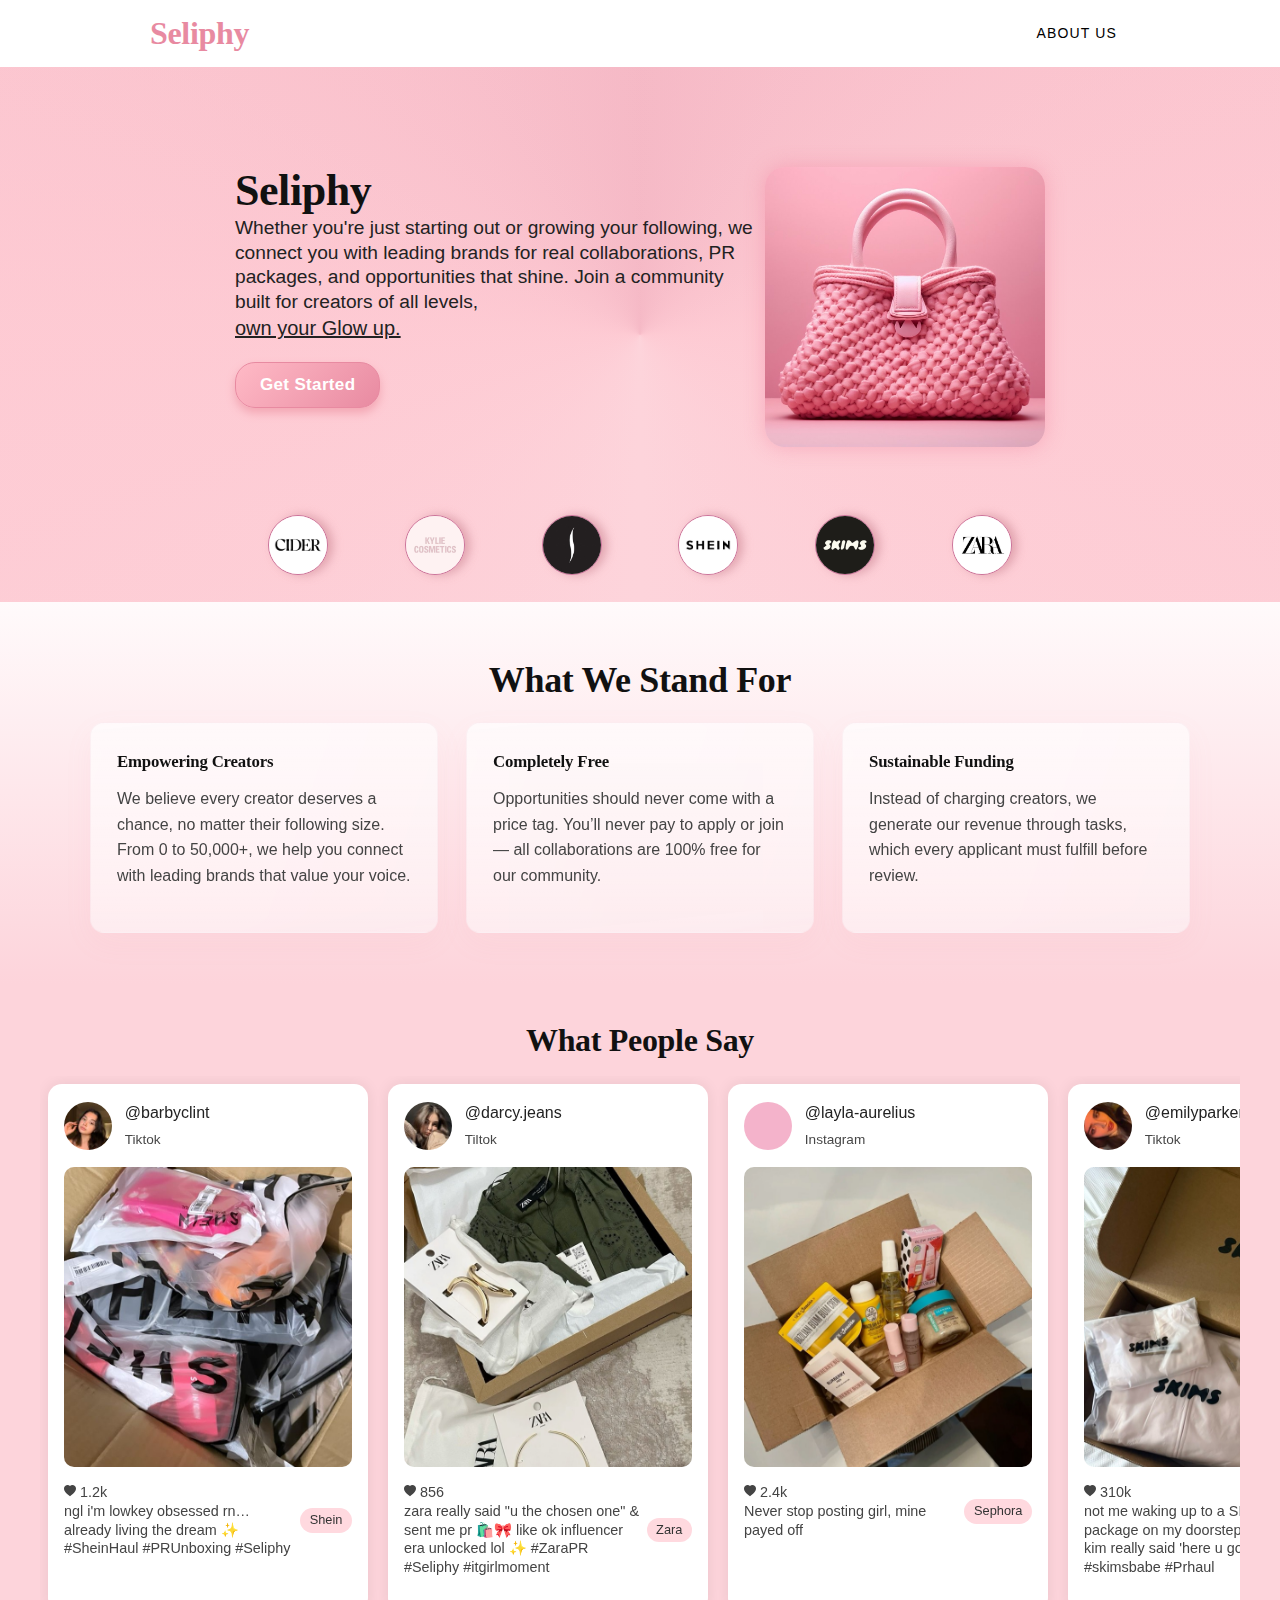
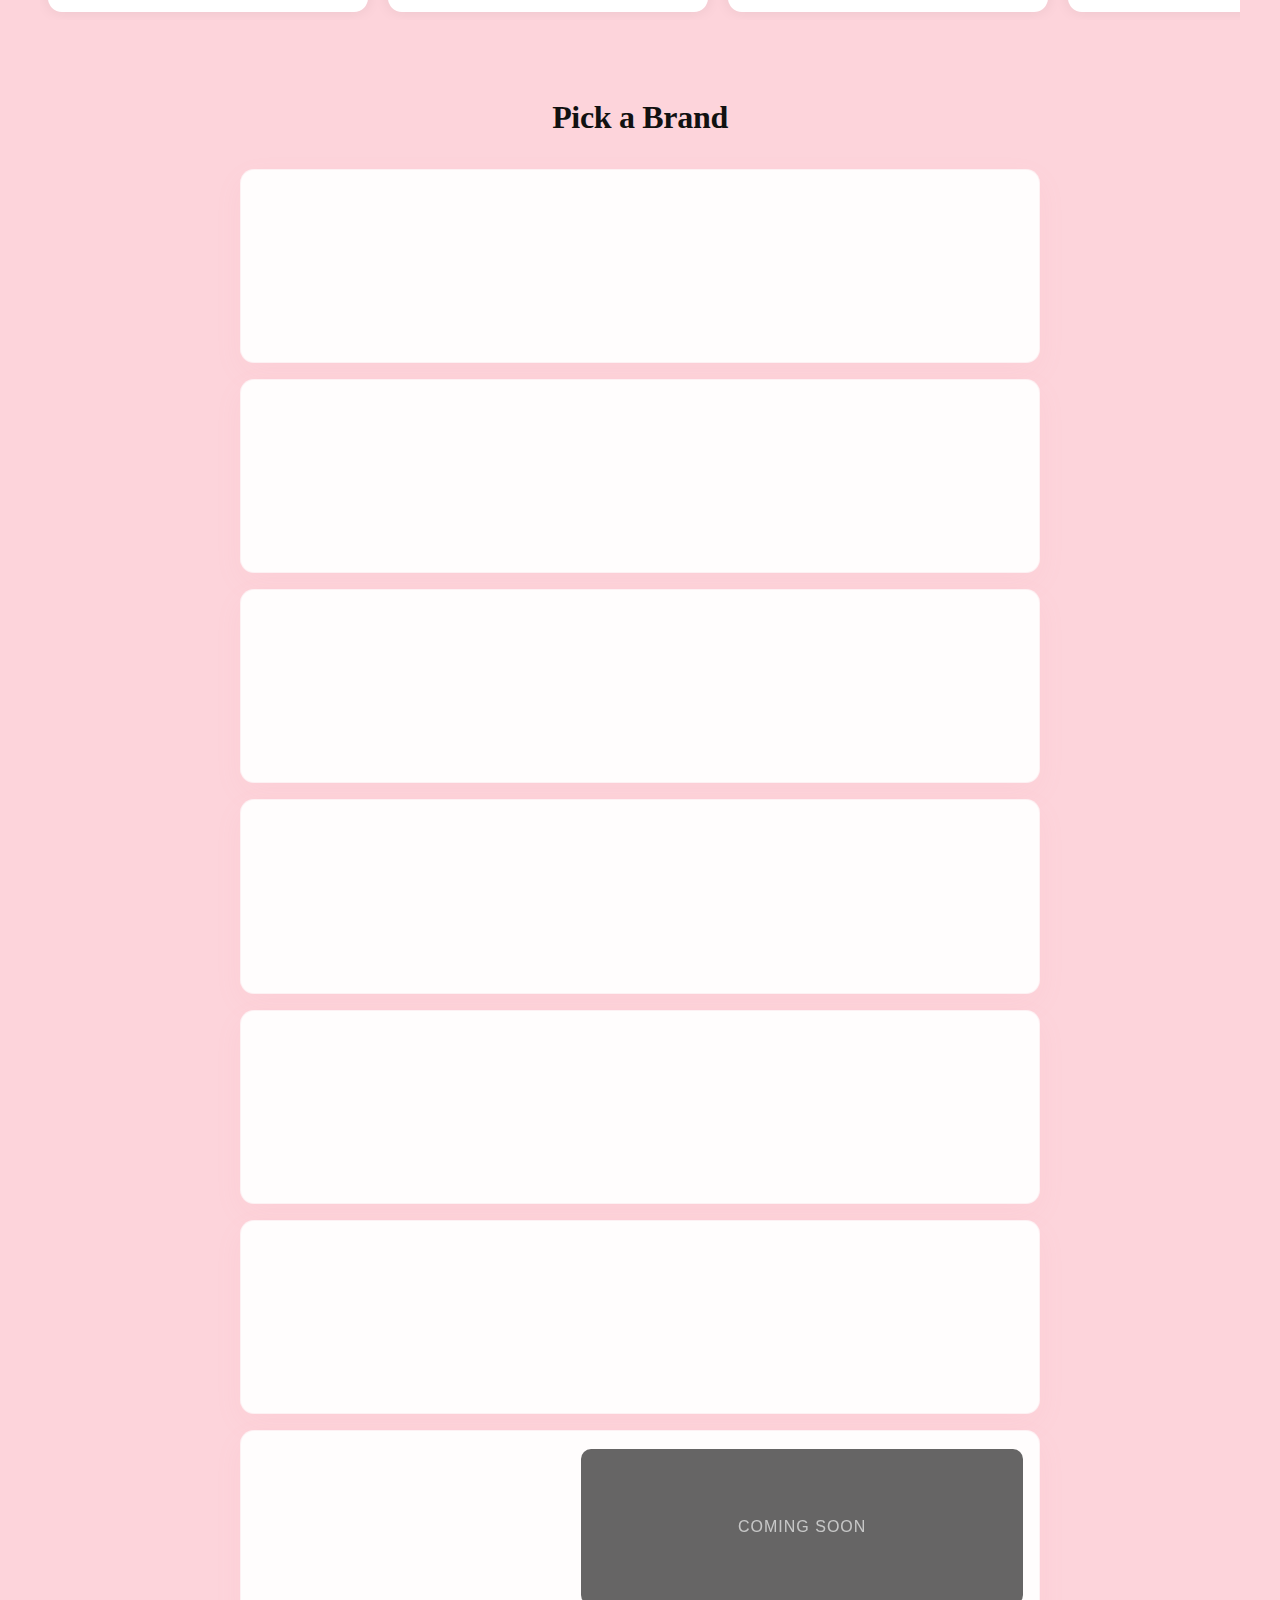
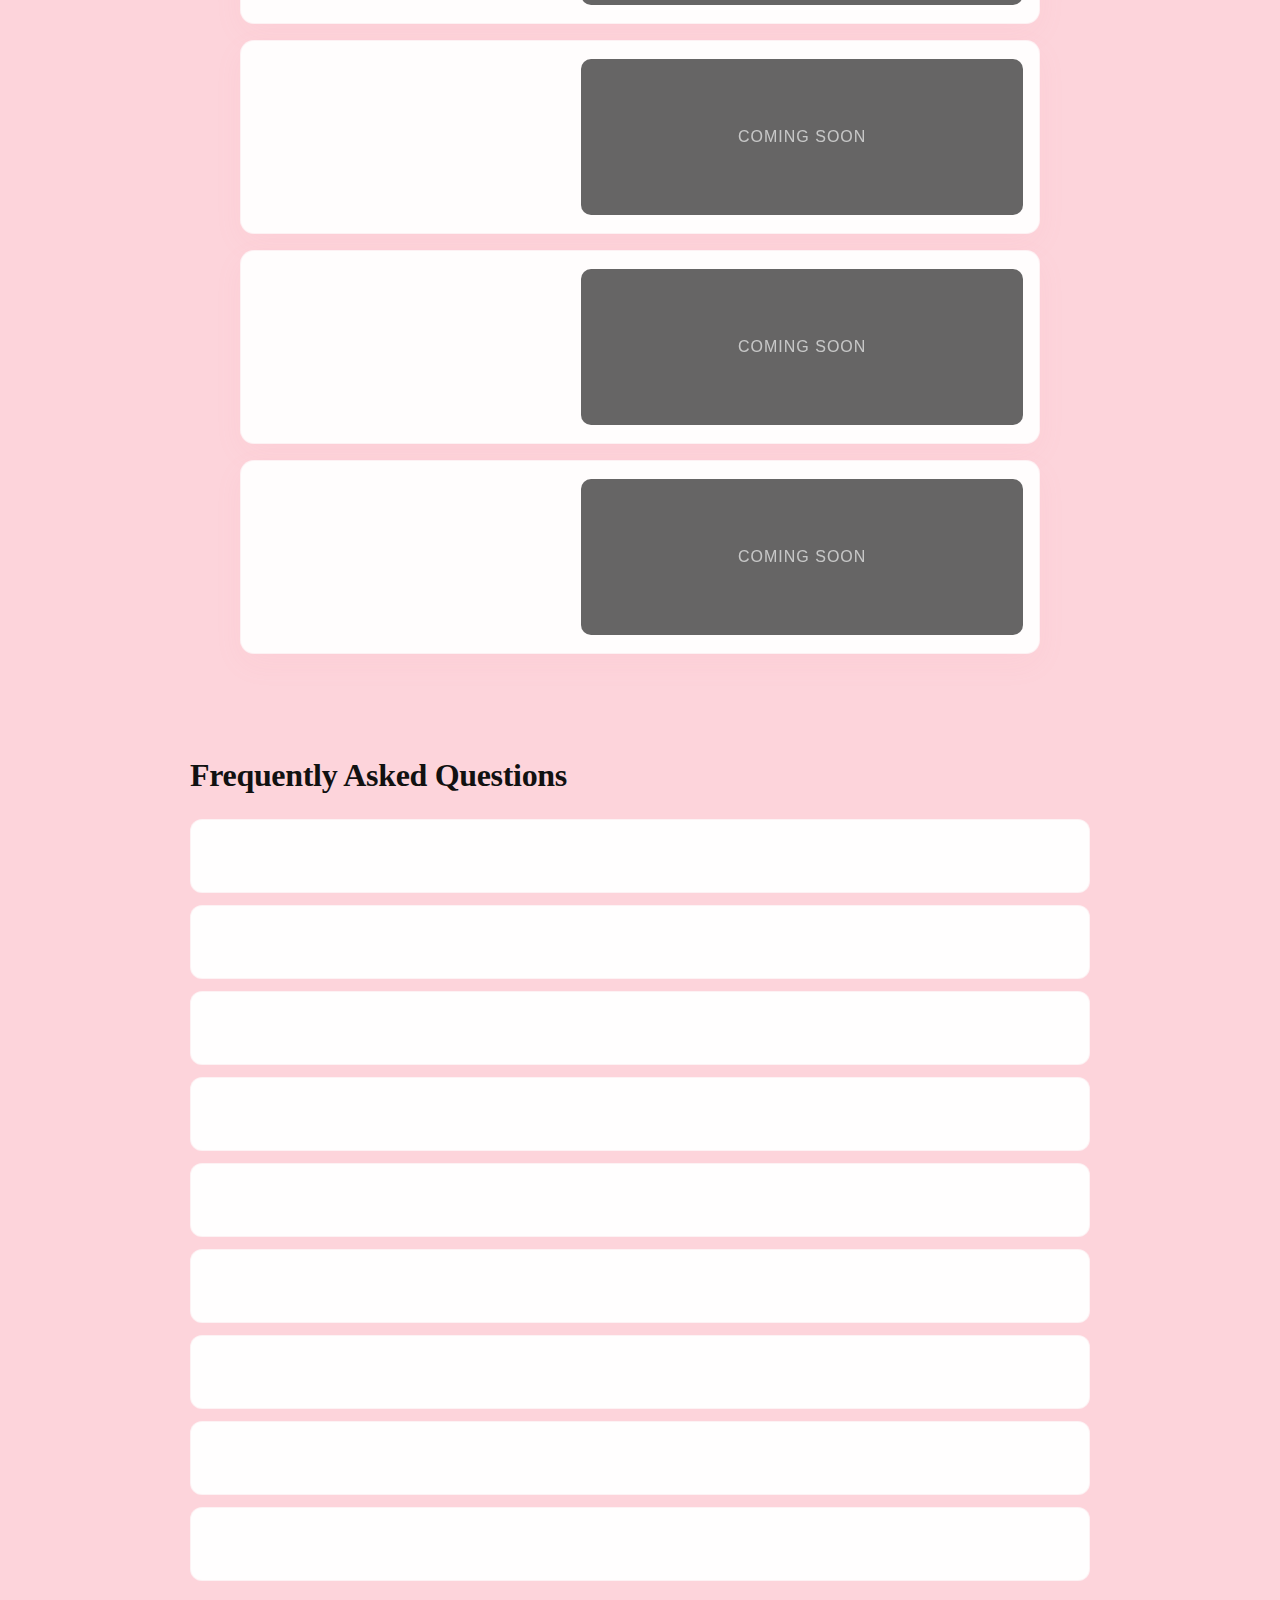
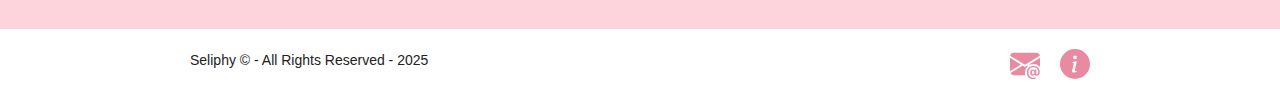
<file: index.html>
<!DOCTYPE html>
<html lang="en">
<head>
    <meta charset="UTF-8">
    <meta name="viewport" content="width=device-width, initial-scale=1.0">
    <meta name="description" content="Apply to fashion and beauty brands including Sephora, Shein, Skims, Kylie Cosmetics, and more. Complete simple deals to qualify and start receiving free packages as an influencer." />
    <meta property="og:title" content="Seliphy Brand Deals">
    <meta property="og:description" content="Apply to brands for free PR. Complete simple deals and start receiving packages as an influencer.">
    <meta property="og:image" content="./images/hero.jpg">

    <meta name="twitter:card" content="summary_large_image">
    <meta name="twitter:title" content="Seliphy Brand Deals">
    <meta name="twitter:description" content="Apply to brands for free PR. Complete simple deals and start receiving packages as an influencer.">
    <meta name="twitter:image" content="./images/favicon.PNG">

    <link rel="icon" href="./images/favicon.PNG" type="image/PNG">
    <meta name="theme-color" content="#fff">


    <meta property="og:type" content="website">
    <title>Brand Deals for Influencers | PR Packages 2025</title>
    <link rel="stylesheet" href="./styles.css">
</head>
<body>

    <header class="header-wrapper">
        <div class="primary-header">

            <div class="logo">
                <h2>Seliphy</h2>
            </div>

            <nav class="nav">
                <ul>
                    <li> <a href="./about.html">About Us</a> </li>
                </ul>
            </nav>

        </div>
    </header>

    <main>

        <!-- ==================== HERO SECTION ==================== -->
        <section class="hero-container">
            <div class="hero">

                <div class="hero-top">

                    <div class="hero-txt">
                        <span>
                            <h1>Seliphy</h1>
                        </span>

                        <p class="text">Whether you're just starting out or growing your following, we connect you with leading brands for real collaborations, PR packages, and opportunities that shine. Join a community built for creators of all levels,<br><span>own your Glow up.</span></p>

                        <button id="scrollBtn" class="">Get Started</button>

                    </div>

                    <div class="hero-img"><img src="./images/hero.jpg" alt="Hero Bag image"></div>

                </div>

                <div class="brands">
                    <ul>
                        <li><img src="./images/cider.PNG" alt="Cider Icon"></li>
                        <li><img src="./images/Kylie.JPG" alt="Kylie Icon"></li>
                        <li><img src="./images/sephora.JPG" alt="Sephora Icon"></li>
                        <li><img src="./images/shein.PNG" alt="Shein Icon"></li>
                        <li><img src="./images/skims.JPG" alt="Skims Icon"></li>
                        <li><img src="./images/zara.JPG" alt="Zara Icon"></li>
                    </ul>
                </div>

            </div>


        </section>

        <!-- =================== VALUES SECTION =================== -->
        <section class="values-section">
            <div class="values-container">
                <h2 class="section-title">What We Stand For</h2>
                <div class="values-cards">

                    <!-- Card 1 -->
                    <div class="value-card">
                        <h3>Empowering Creators</h3>
                        <p>We believe every creator deserves a chance, no matter their following size. From 0 to 50,000+, we
                            help you connect with leading brands that value your voice.</p>
                    </div>

                    <!-- Card 2 -->
                    <div class="value-card">
                        <h3>Completely Free</h3>
                        <p>Opportunities should never come with a price tag. You’ll never pay to apply or join — all
                            collaborations are 100% free for our community.</p>
                    </div>

                    <!-- Card 3 -->
                    <div class="value-card">
                        <h3>Sustainable Funding</h3>
                        <p>Instead of charging creators, we generate our revenue through tasks, which every applicant must
                            fulfill before review.</p>
                    </div>

                </div>
            </div>
        </section>

        <!-- =============== TESTIMONIALS CAROUSEL =============== -->
        <section class="testimonials-carousel">
            <h2>What People Say</h2>
            <div class="testimonials-viewport">
                <div class="testimonials-track">

                    <!-- Card 1 -->
                    <div class="testimonial-card">
                        <div class="card-profile">
                            <img src="./images/avtr-1.JPG" alt="User 1 profile picture">
                            <div>
                                <h4>@barbyclint</h4>
                                <span>Tiktok</span>
                            </div>
                        </div>
                        <div class="card-post">
                            <img src="./images/post1.JPG" alt="User Shein package post" loading="lazy">
                        </div>
                        <div class="card-meta">
                            <span>
                                <svg xmlns="http://www.w3.org/2000/svg" width="12" height="12" fill="currentColor" class="bi bi-heart-fill"
                                    viewBox="0 0 16 16">
                                    <path fill-rule="evenodd" d="M8 1.314C12.438-3.248 23.534 4.735 8 15-7.534 4.736 3.562-3.248 8 1.314" />
                                </svg>
                                1.2k<br>ngl i'm lowkey obsessed rn… already living the dream ✨ #SheinHaul #PRUnboxing #Seliphy</span>
                            <span class="offer-tag">Shein</span>
                        </div>
                    </div>

                    <!-- Card 2 -->
                    <div class="testimonial-card">
                        <div class="card-profile">
                            <img src="./images/avtr-2.JPG" alt="User 2 profile picture">
                            <div>
                                <h4>@darcy.jeans</h4>
                                <span>Tiltok</span>
                            </div>
                        </div>
                        <div class="card-post">
                            <img src="./images/post2.JPG" alt="User Zara package post" loading="lazy">
                        </div>
                        <div class="card-meta">
                            <span>
                                <svg xmlns="http://www.w3.org/2000/svg" width="12" height="12" fill="currentColor" class="bi bi-heart-fill"
                                    viewBox="0 0 16 16">
                                    <path fill-rule="evenodd" d="M8 1.314C12.438-3.248 23.534 4.735 8 15-7.534 4.736 3.562-3.248 8 1.314" />
                                </svg>
                                856<br>zara really said "u the chosen one" & sent me pr 🛍️🎀 like ok influencer era unlocked lol ✨ #ZaraPR #Seliphy #itgirlmoment</span>
                            <span class="offer-tag">Zara</span>
                        </div>
                    </div>

                    <!-- Card 3 -->
                    <div class="testimonial-card">
                        <div class="card-profile">
                            <img src="./images/avtr-3.JPG" alt="User 3 profile picture">
                            <div>
                                <h4>@layla-aurelius</h4>
                                <span>Instagram</span>
                            </div>
                        </div>
                        <div class="card-post">
                            <img src="./images/post3.JPG" alt="User Sephora package post" loading="lazy">
                        </div>
                        <div class="card-meta">
                            <span>
                                <svg xmlns="http://www.w3.org/2000/svg" width="12" height="12" fill="currentColor" class="bi bi-heart-fill"
                                    viewBox="0 0 16 16">
                                    <path fill-rule="evenodd" d="M8 1.314C12.438-3.248 23.534 4.735 8 15-7.534 4.736 3.562-3.248 8 1.314" />
                                </svg>
                                2.4k<br>Never stop posting girl, mine payed off</span>
                            <span class="offer-tag">Sephora</span>
                        </div>
                    </div>

                    <!-- Card 4 -->
                    <div class="testimonial-card">
                        <div class="card-profile">
                            <img src="./images/avtr-4.JPG" alt="User 4 profile picture">
                            <div>
                                <h4>@emilyparker90</h4>
                                <span>Tiktok</span>
                            </div>
                        </div>
                        <div class="card-post">
                            <img src="./images/post4.JPG" alt="User Skims package 2 post" loading="lazy">
                        </div>
                        <div class="card-meta">
                            <span>
                                <svg xmlns="http://www.w3.org/2000/svg" width="12" height="12" fill="currentColor" class="bi bi-heart-fill"
                                    viewBox="0 0 16 16">
                                    <path fill-rule="evenodd" d="M8 1.314C12.438-3.248 23.534 4.735 8 15-7.534 4.736 3.562-3.248 8 1.314" />
                                </svg>
                                310k<br>not me waking up to a SKIMS package on my doorstep 😭💖 like kim really said 'here u go bestie' lol. #skimsbabe #Prhaul</span>
                            <span class="offer-tag">Skims</span>
                        </div>
                    </div>

                    <!-- Card 5 -->
                    <div class="testimonial-card">
                        <div class="card-profile">
                            <img src="./images/avtr-5.JPG" alt="User 5 profile picture">
                            <div>
                                <h4>@hazely139</h4>
                                <span>Twitter</span>
                            </div>
                        </div>
                        <div class="card-post">
                            <img src="./images/post5.JPG" alt="User Sephora Twitter post" loading="lazy">
                        </div>
                        <div class="card-meta">
                            <span>
                                <svg xmlns="http://www.w3.org/2000/svg" width="12" height="12" fill="currentColor" class="bi bi-heart-fill"
                                    viewBox="0 0 16 16">
                                    <path fill-rule="evenodd" d="M8 1.314C12.438-3.248 23.534 4.735 8 15-7.534 4.736 3.562-3.248 8 1.314" />
                                </svg>
                                10k<br>just came back from work to find a SEPHORA box 👜💄 im so damn exsited. y'all said this hack was fake but look at me now 🤭✨ #SephoraPR #Seliphypr</span>
                            <span class="offer-tag">Sephora</span>
                        </div>
                    </div>

                    <!-- Card 6 -->
                    <div class="testimonial-card">
                        <div class="card-profile">
                            <img src="./images/avtr-6.JPG" alt="User 6 profile picture">
                            <div>
                                <h4>@beth34</h4>
                                <span>Instagram</span>
                            </div>
                        </div>
                        <div class="card-post">
                            <img src="./images/post6.JPG" alt="User Shein package post" loading="lazy">
                        </div>
                        <div class="card-meta">
                            <span>
                                <svg xmlns="http://www.w3.org/2000/svg" width="12" height="12" fill="currentColor" class="bi bi-heart-fill"
                                    viewBox="0 0 16 16">
                                    <path fill-rule="evenodd" d="M8 1.314C12.438-3.248 23.534 4.735 8 15-7.534 4.736 3.562-3.248 8 1.314" />
                                </svg>
                                234<br>y'all… i been tryna do that free pr thing & guess what showed up today?? 😭📦 #HorGirlEra</span>
                            <span class="offer-tag">Shein</span>
                        </div>
                    </div>

                    <!-- Card 7 -->
                    <div class="testimonial-card">
                        <div class="card-profile">
                            <img src="./images/avtr-7.JPG" alt="User 7 profile picture">
                            <div>
                                <h4>@carly.browm</h4>
                                <span>Tiktok</span>
                            </div>
                        </div>
                        <div class="card-post">
                            <img src="./images/post7.JPG" alt="User Kylie Cosmetics package post" loading="lazy">
                        </div>
                        <div class="card-meta">
                            <span>
                                <svg xmlns="http://www.w3.org/2000/svg" width="12" height="12" fill="currentColor" class="bi bi-heart-fill"
                                    viewBox="0 0 16 16">
                                    <path fill-rule="evenodd" d="M8 1.314C12.438-3.248 23.534 4.735 8 15-7.534 4.736 3.562-3.248 8 1.314" />
                                </svg>
                                36.5k<br>never thought this day would come, time to up my game!</span>
                            <span class="offer-tag">Kyle</span>
                        </div>
                    </div>

                    <!-- Card 8 -->
                    <div class="testimonial-card">
                        <div class="card-profile">
                            <img src="./images/avtr-8.JPG" alt="User 8 profile picture">
                            <div>
                                <h4>@sittyb</h4>
                                <span>Twitter</span>
                            </div>
                        </div>
                        <div class="card-post">
                            <img src="./images/post8.JPG" alt="User Rhode package post" loading="lazy">
                        </div>
                        <div class="card-meta">
                            <span>
                                <svg xmlns="http://www.w3.org/2000/svg" width="12" height="12" fill="currentColor" class="bi bi-heart-fill"
                                    viewBox="0 0 16 16">
                                    <path fill-rule="evenodd" d="M8 1.314C12.438-3.248 23.534 4.735 8 15-7.534 4.736 3.562-3.248 8 1.314" />
                                </svg>
                                3.2k<br>no bc i was this close to giving up on this pr hack & then boom… a Rhode package?? This isint real 😮‍💨 #Seliphypr</span>
                            <span class="offer-tag">Rhode</span>
                        </div>
                    </div>


                </div>
            </div>
        </section>

        <!-- =================== OFFER SECTION =================== -->
        <section class="applications-section" id="apply">
            <div class="applications-container">
                <h1>Pick a Brand</h1>
                <!-- Card 1 -->
                <div class="application-card">
                    <div class="app-left">
                        <img src="./images/sephora.JPG" alt="Sephora Logo" loading="lazy">
                    </div>
                    <div class="app-right">
                        <h3>SEPHORA</h3>
                        <ul>
                            <li>Minimum 200 followers</li>
                            <li>Eligible regions Only</li>
                            <li>
                                <svg 
                                    xmlns="http://www.w3.org/2000/svg" width="16"          height="16" fill="currentColor" class="bi bi-tiktok" viewBox="0 0 16 16">
                                    <path d="M9 0h1.98c.144.715.54 1.617 1.235 2.512C12.895 3.389 13.797 4 15 4v2c-1.753 0-3.07-.814-4-1.829V11a5 5 0 1 1-5-5v2a3 3 0 1 0 3 3z"/>
                                </svg>

                                <svg 
                                    xmlns="http://www.w3.org/2000/svg" width="16" height="16" fill="currentColor" class="bi bi-instagram" viewBox="0 0 16 16">
                                  <path d="M8 0C5.829 0 5.556.01 4.703.048 3.85.088 3.269.222 2.76.42a3.9 3.9 0 0 0-1.417.923A3.9 3.9 0 0 0 .42 2.76C.222 3.268.087 3.85.048 4.7.01 5.555 0 5.827 0 8.001c0 2.172.01 2.444.048 3.297.04.852.174 1.433.372 1.942.205.526.478.972.923 1.417.444.445.89.719 1.416.923.51.198 1.09.333 1.942.372C5.555 15.99 5.827 16 8 16s2.444-.01 3.298-.048c.851-.04 1.434-.174 1.943-.372a3.9 3.9 0 0 0 1.416-.923c.445-.445.718-.891.923-1.417.197-.509.332-1.09.372-1.942C15.99 10.445 16 10.173 16 8s-.01-2.445-.048-3.299c-.04-.851-.175-1.433-.372-1.941a3.9 3.9 0 0 0-.923-1.417A3.9 3.9 0 0 0 13.24.42c-.51-.198-1.092-.333-1.943-.372C10.443.01 10.172 0 7.998 0zm-.717 1.442h.718c2.136 0 2.389.007 3.232.046.78.035 1.204.166 1.486.275.373.145.64.319.92.599s.453.546.598.92c.11.281.24.705.275 1.485.039.843.047 1.096.047 3.231s-.008 2.389-.047 3.232c-.035.78-.166 1.203-.275 1.485a2.5 2.5 0 0 1-.599.919c-.28.28-.546.453-.92.598-.28.11-.704.24-1.485.276-.843.038-1.096.047-3.232.047s-2.39-.009-3.233-.047c-.78-.036-1.203-.166-1.485-.276a2.5 2.5 0 0 1-.92-.598 2.5 2.5 0 0 1-.6-.92c-.109-.281-.24-.705-.275-1.485-.038-.843-.046-1.096-.046-3.233s.008-2.388.046-3.231c.036-.78.166-1.204.276-1.486.145-.373.319-.64.599-.92s.546-.453.92-.598c.282-.11.705-.24 1.485-.276.738-.034 1.024-.044 2.515-.045zm4.988 1.328a.96.96 0 1 0 0 1.92.96.96 0 0 0 0-1.92m-4.27 1.122a4.109 4.109 0 1 0 0 8.217 4.109 4.109 0 0 0 0-8.217m0 1.441a2.667 2.667 0 1 1 0 5.334 2.667 2.667 0 0 1 0-5.334"/>
                                </svg>

                                <svg 
                                    xmlns="http://www.w3.org/2000/svg" width="16" height="16" fill="currentColor" class="bi bi-twitter-x" viewBox="0 0 16 16">
                                  <path d="M12.6.75h2.454l-5.36 6.142L16 15.25h-4.937l-3.867-5.07-4.425 5.07H.316l5.733-6.57L0 .75h5.063l3.495 4.633L12.601.75Zm-.86 13.028h1.36L4.323 2.145H2.865z"/>
                                </svg>


                            </li>
                        </ul>
                        <button class="apply-btn" data-redirect="http://bit.ly/466REOj">Apply</button>

                    </div>
                </div>

                <!-- Card 2 -->
                <div class="application-card">
                    <div class="app-left">
                        <img src="./images/shein.PNG" alt="Shein Logo" loading="lazy">
                    </div>
                    <div class="app-right">
                        <h3>SHEIN</h3>
                        <ul>
                            <li>Minimum 200 followers</li>
                            <li>Eligible regions Only</li>
                            <li>

                                <svg 
                                    xmlns="http://www.w3.org/2000/svg" width="16"          height="16" fill="currentColor" class="bi bi-tiktok" viewBox="0 0 16 16">
                                    <path d="M9 0h1.98c.144.715.54 1.617 1.235 2.512C12.895 3.389 13.797 4 15 4v2c-1.753 0-3.07-.814-4-1.829V11a5 5 0 1 1-5-5v2a3 3 0 1 0 3 3z"/>
                                </svg>

                                <svg 
                                    xmlns="http://www.w3.org/2000/svg" width="16" height="16" fill="currentColor" class="bi bi-instagram" viewBox="0 0 16 16">
                                  <path d="M8 0C5.829 0 5.556.01 4.703.048 3.85.088 3.269.222 2.76.42a3.9 3.9 0 0 0-1.417.923A3.9 3.9 0 0 0 .42 2.76C.222 3.268.087 3.85.048 4.7.01 5.555 0 5.827 0 8.001c0 2.172.01 2.444.048 3.297.04.852.174 1.433.372 1.942.205.526.478.972.923 1.417.444.445.89.719 1.416.923.51.198 1.09.333 1.942.372C5.555 15.99 5.827 16 8 16s2.444-.01 3.298-.048c.851-.04 1.434-.174 1.943-.372a3.9 3.9 0 0 0 1.416-.923c.445-.445.718-.891.923-1.417.197-.509.332-1.09.372-1.942C15.99 10.445 16 10.173 16 8s-.01-2.445-.048-3.299c-.04-.851-.175-1.433-.372-1.941a3.9 3.9 0 0 0-.923-1.417A3.9 3.9 0 0 0 13.24.42c-.51-.198-1.092-.333-1.943-.372C10.443.01 10.172 0 7.998 0zm-.717 1.442h.718c2.136 0 2.389.007 3.232.046.78.035 1.204.166 1.486.275.373.145.64.319.92.599s.453.546.598.92c.11.281.24.705.275 1.485.039.843.047 1.096.047 3.231s-.008 2.389-.047 3.232c-.035.78-.166 1.203-.275 1.485a2.5 2.5 0 0 1-.599.919c-.28.28-.546.453-.92.598-.28.11-.704.24-1.485.276-.843.038-1.096.047-3.232.047s-2.39-.009-3.233-.047c-.78-.036-1.203-.166-1.485-.276a2.5 2.5 0 0 1-.92-.598 2.5 2.5 0 0 1-.6-.92c-.109-.281-.24-.705-.275-1.485-.038-.843-.046-1.096-.046-3.233s.008-2.388.046-3.231c.036-.78.166-1.204.276-1.486.145-.373.319-.64.599-.92s.546-.453.92-.598c.282-.11.705-.24 1.485-.276.738-.034 1.024-.044 2.515-.045zm4.988 1.328a.96.96 0 1 0 0 1.92.96.96 0 0 0 0-1.92m-4.27 1.122a4.109 4.109 0 1 0 0 8.217 4.109 4.109 0 0 0 0-8.217m0 1.441a2.667 2.667 0 1 1 0 5.334 2.667 2.667 0 0 1 0-5.334"/>
                                </svg>

                                <svg 
                                    xmlns="http://www.w3.org/2000/svg" width="16" height="16" fill="currentColor" class="bi bi-twitter-x" viewBox="0 0 16 16">
                                  <path d="M12.6.75h2.454l-5.36 6.142L16 15.25h-4.937l-3.867-5.07-4.425 5.07H.316l5.733-6.57L0 .75h5.063l3.495 4.633L12.601.75Zm-.86 13.028h1.36L4.323 2.145H2.865z"/>
                                </svg>

                            </li>
                        </ul>
                        <button class="apply-btn" data-redirect="https://bit.ly/45NIwix">Apply</button>
                    </div>
                </div>

                <!-- Card 3 -->
                <div class="application-card">
                    <div class="app-left">
                        <img src="./images/skims.JPG" alt="Skims Logo"  loading="lazy">
                    </div>
                    <div class="app-right">
                        <h3>SKIMS</h3>
                        <ul>
                            <li>Minimum 500 followers</li>
                            <li>Eligible regions Only</li>
                            <li>
                                
                                <svg 
                                    xmlns="http://www.w3.org/2000/svg" width="16"          height="16" fill="currentColor" class="bi bi-tiktok" viewBox="0 0 16 16">
                                    <path d="M9 0h1.98c.144.715.54 1.617 1.235 2.512C12.895 3.389 13.797 4 15 4v2c-1.753 0-3.07-.814-4-1.829V11a5 5 0 1 1-5-5v2a3 3 0 1 0 3 3z"/>
                                </svg>

                                <svg 
                                    xmlns="http://www.w3.org/2000/svg" width="16" height="16" fill="currentColor" class="bi bi-instagram" viewBox="0 0 16 16">
                                  <path d="M8 0C5.829 0 5.556.01 4.703.048 3.85.088 3.269.222 2.76.42a3.9 3.9 0 0 0-1.417.923A3.9 3.9 0 0 0 .42 2.76C.222 3.268.087 3.85.048 4.7.01 5.555 0 5.827 0 8.001c0 2.172.01 2.444.048 3.297.04.852.174 1.433.372 1.942.205.526.478.972.923 1.417.444.445.89.719 1.416.923.51.198 1.09.333 1.942.372C5.555 15.99 5.827 16 8 16s2.444-.01 3.298-.048c.851-.04 1.434-.174 1.943-.372a3.9 3.9 0 0 0 1.416-.923c.445-.445.718-.891.923-1.417.197-.509.332-1.09.372-1.942C15.99 10.445 16 10.173 16 8s-.01-2.445-.048-3.299c-.04-.851-.175-1.433-.372-1.941a3.9 3.9 0 0 0-.923-1.417A3.9 3.9 0 0 0 13.24.42c-.51-.198-1.092-.333-1.943-.372C10.443.01 10.172 0 7.998 0zm-.717 1.442h.718c2.136 0 2.389.007 3.232.046.78.035 1.204.166 1.486.275.373.145.64.319.92.599s.453.546.598.92c.11.281.24.705.275 1.485.039.843.047 1.096.047 3.231s-.008 2.389-.047 3.232c-.035.78-.166 1.203-.275 1.485a2.5 2.5 0 0 1-.599.919c-.28.28-.546.453-.92.598-.28.11-.704.24-1.485.276-.843.038-1.096.047-3.232.047s-2.39-.009-3.233-.047c-.78-.036-1.203-.166-1.485-.276a2.5 2.5 0 0 1-.92-.598 2.5 2.5 0 0 1-.6-.92c-.109-.281-.24-.705-.275-1.485-.038-.843-.046-1.096-.046-3.233s.008-2.388.046-3.231c.036-.78.166-1.204.276-1.486.145-.373.319-.64.599-.92s.546-.453.92-.598c.282-.11.705-.24 1.485-.276.738-.034 1.024-.044 2.515-.045zm4.988 1.328a.96.96 0 1 0 0 1.92.96.96 0 0 0 0-1.92m-4.27 1.122a4.109 4.109 0 1 0 0 8.217 4.109 4.109 0 0 0 0-8.217m0 1.441a2.667 2.667 0 1 1 0 5.334 2.667 2.667 0 0 1 0-5.334"/>
                                </svg>
                                
                                <svg
                                    xmlns="http://www.w3.org/2000/svg" width="17" height="17" fill="currentColor" class="bi bi-youtube" viewBox="0 0 16 16">
                                    <path d="M8.051 1.999h.089c.822.003 4.987.033 6.11.335a2.01 2.01 0 0 1 1.415 1.42c.101.38.172.883.22 1.402l.01.104.022.26.008.104c.065.914.073 1.77.074 1.957v.075c-.001.194-.01 1.108-.082 2.06l-.008.105-.009.104c-.05.572-.124 1.14-.235 1.558a2.01 2.01 0 0 1-1.415 1.42c-1.16.312-5.569.334-6.18.335h-.142c-.309 0-1.587-.006-2.927-.052l-.17-.006-.087-.004-.171-.007-.171-.007c-1.11-.049-2.167-.128-2.654-.26a2.01 2.01 0 0 1-1.415-1.419c-.111-.417-.185-.986-.235-1.558L.09 9.82l-.008-.104A31 31 0 0 1 0 7.68v-.123c.002-.215.01-.958.064-1.778l.007-.103.003-.052.008-.104.022-.26.01-.104c.048-.519.119-1.023.22-1.402a2.01 2.01 0 0 1 1.415-1.42c.487-.13 1.544-.21 2.654-.26l.17-.007.172-.006.086-.003.171-.007A100 100 0 0 1 7.858 2zM6.4 5.209v4.818l4.157-2.408z"/>
                                </svg>

                            </li>
                        </ul>
                        <button class="apply-btn" data-redirect="https://bit.ly/42h1ADx" >Apply</button>
                    </div>
                </div>

                <!-- Card 4 -->
                <div class="application-card">
                    <div class="app-left">
                        <img src="./images/Kylie.JPG" alt="Kyle Cosmetics Logo"  loading="lazy">
                    </div>
                    <div class="app-right">
                        <h3>KYLIE COSMETICS</h3>
                        <ul>
                            <li>Minimum 1,000 followers</li>
                            <li>Eligible regions Only</li>
                            <li>
                                
                                <svg 
                                    xmlns="http://www.w3.org/2000/svg" width="16"          height="16" fill="currentColor" class="bi bi-tiktok" viewBox="0 0 16 16">
                                    <path d="M9 0h1.98c.144.715.54 1.617 1.235 2.512C12.895 3.389 13.797 4 15 4v2c-1.753 0-3.07-.814-4-1.829V11a5 5 0 1 1-5-5v2a3 3 0 1 0 3 3z"/>
                                </svg>

                                <svg 
                                    xmlns="http://www.w3.org/2000/svg" width="16" height="16" fill="currentColor" class="bi bi-instagram" viewBox="0 0 16 16">
                                  <path d="M8 0C5.829 0 5.556.01 4.703.048 3.85.088 3.269.222 2.76.42a3.9 3.9 0 0 0-1.417.923A3.9 3.9 0 0 0 .42 2.76C.222 3.268.087 3.85.048 4.7.01 5.555 0 5.827 0 8.001c0 2.172.01 2.444.048 3.297.04.852.174 1.433.372 1.942.205.526.478.972.923 1.417.444.445.89.719 1.416.923.51.198 1.09.333 1.942.372C5.555 15.99 5.827 16 8 16s2.444-.01 3.298-.048c.851-.04 1.434-.174 1.943-.372a3.9 3.9 0 0 0 1.416-.923c.445-.445.718-.891.923-1.417.197-.509.332-1.09.372-1.942C15.99 10.445 16 10.173 16 8s-.01-2.445-.048-3.299c-.04-.851-.175-1.433-.372-1.941a3.9 3.9 0 0 0-.923-1.417A3.9 3.9 0 0 0 13.24.42c-.51-.198-1.092-.333-1.943-.372C10.443.01 10.172 0 7.998 0zm-.717 1.442h.718c2.136 0 2.389.007 3.232.046.78.035 1.204.166 1.486.275.373.145.64.319.92.599s.453.546.598.92c.11.281.24.705.275 1.485.039.843.047 1.096.047 3.231s-.008 2.389-.047 3.232c-.035.78-.166 1.203-.275 1.485a2.5 2.5 0 0 1-.599.919c-.28.28-.546.453-.92.598-.28.11-.704.24-1.485.276-.843.038-1.096.047-3.232.047s-2.39-.009-3.233-.047c-.78-.036-1.203-.166-1.485-.276a2.5 2.5 0 0 1-.92-.598 2.5 2.5 0 0 1-.6-.92c-.109-.281-.24-.705-.275-1.485-.038-.843-.046-1.096-.046-3.233s.008-2.388.046-3.231c.036-.78.166-1.204.276-1.486.145-.373.319-.64.599-.92s.546-.453.92-.598c.282-.11.705-.24 1.485-.276.738-.034 1.024-.044 2.515-.045zm4.988 1.328a.96.96 0 1 0 0 1.92.96.96 0 0 0 0-1.92m-4.27 1.122a4.109 4.109 0 1 0 0 8.217 4.109 4.109 0 0 0 0-8.217m0 1.441a2.667 2.667 0 1 1 0 5.334 2.667 2.667 0 0 1 0-5.334"/>
                                </svg>

                                <svg 
                                    xmlns="http://www.w3.org/2000/svg" width="16" height="16" fill="currentColor" class="bi bi-twitter-x" viewBox="0 0 16 16">
                                  <path d="M12.6.75h2.454l-5.36 6.142L16 15.25h-4.937l-3.867-5.07-4.425 5.07H.316l5.733-6.57L0 .75h5.063l3.495 4.633L12.601.75Zm-.86 13.028h1.36L4.323 2.145H2.865z"/>
                                </svg>

                                <svg
                                    xmlns="http://www.w3.org/2000/svg" width="17" height="17" fill="currentColor" class="bi bi-youtube" viewBox="0 0 16 16">
                                    <path d="M8.051 1.999h.089c.822.003 4.987.033 6.11.335a2.01 2.01 0 0 1 1.415 1.42c.101.38.172.883.22 1.402l.01.104.022.26.008.104c.065.914.073 1.77.074 1.957v.075c-.001.194-.01 1.108-.082 2.06l-.008.105-.009.104c-.05.572-.124 1.14-.235 1.558a2.01 2.01 0 0 1-1.415 1.42c-1.16.312-5.569.334-6.18.335h-.142c-.309 0-1.587-.006-2.927-.052l-.17-.006-.087-.004-.171-.007-.171-.007c-1.11-.049-2.167-.128-2.654-.26a2.01 2.01 0 0 1-1.415-1.419c-.111-.417-.185-.986-.235-1.558L.09 9.82l-.008-.104A31 31 0 0 1 0 7.68v-.123c.002-.215.01-.958.064-1.778l.007-.103.003-.052.008-.104.022-.26.01-.104c.048-.519.119-1.023.22-1.402a2.01 2.01 0 0 1 1.415-1.42c.487-.13 1.544-.21 2.654-.26l.17-.007.172-.006.086-.003.171-.007A100 100 0 0 1 7.858 2zM6.4 5.209v4.818l4.157-2.408z"/>
                                </svg>

                            </li>
                        </ul>
                        <button class="apply-btn" data-redirect="https://bit.ly/41DYZDw">Apply</button>
                    </div>
                </div>

                <!-- Card 5 -->
                <div class="application-card">
                    <div class="app-left">
                        <img src="./images/cider.PNG" alt="Cider Logo" loading="lazy">
                    </div>
                    <div class="app-right">
                        <h3>CIDER</h3>
                        <ul>
                            <li>Minimum 100 followers</li>
                            <li>Eligible regions Only</li>
                            <li>

                                <svg 
                                    xmlns="http://www.w3.org/2000/svg" width="16"          height="16" fill="currentColor" class="bi bi-tiktok" viewBox="0 0 16 16">
                                    <path d="M9 0h1.98c.144.715.54 1.617 1.235 2.512C12.895 3.389 13.797 4 15 4v2c-1.753 0-3.07-.814-4-1.829V11a5 5 0 1 1-5-5v2a3 3 0 1 0 3 3z"/>
                                </svg>

                                <svg 
                                    xmlns="http://www.w3.org/2000/svg" width="16" height="16" fill="currentColor" class="bi bi-instagram" viewBox="0 0 16 16">
                                  <path d="M8 0C5.829 0 5.556.01 4.703.048 3.85.088 3.269.222 2.76.42a3.9 3.9 0 0 0-1.417.923A3.9 3.9 0 0 0 .42 2.76C.222 3.268.087 3.85.048 4.7.01 5.555 0 5.827 0 8.001c0 2.172.01 2.444.048 3.297.04.852.174 1.433.372 1.942.205.526.478.972.923 1.417.444.445.89.719 1.416.923.51.198 1.09.333 1.942.372C5.555 15.99 5.827 16 8 16s2.444-.01 3.298-.048c.851-.04 1.434-.174 1.943-.372a3.9 3.9 0 0 0 1.416-.923c.445-.445.718-.891.923-1.417.197-.509.332-1.09.372-1.942C15.99 10.445 16 10.173 16 8s-.01-2.445-.048-3.299c-.04-.851-.175-1.433-.372-1.941a3.9 3.9 0 0 0-.923-1.417A3.9 3.9 0 0 0 13.24.42c-.51-.198-1.092-.333-1.943-.372C10.443.01 10.172 0 7.998 0zm-.717 1.442h.718c2.136 0 2.389.007 3.232.046.78.035 1.204.166 1.486.275.373.145.64.319.92.599s.453.546.598.92c.11.281.24.705.275 1.485.039.843.047 1.096.047 3.231s-.008 2.389-.047 3.232c-.035.78-.166 1.203-.275 1.485a2.5 2.5 0 0 1-.599.919c-.28.28-.546.453-.92.598-.28.11-.704.24-1.485.276-.843.038-1.096.047-3.232.047s-2.39-.009-3.233-.047c-.78-.036-1.203-.166-1.485-.276a2.5 2.5 0 0 1-.92-.598 2.5 2.5 0 0 1-.6-.92c-.109-.281-.24-.705-.275-1.485-.038-.843-.046-1.096-.046-3.233s.008-2.388.046-3.231c.036-.78.166-1.204.276-1.486.145-.373.319-.64.599-.92s.546-.453.92-.598c.282-.11.705-.24 1.485-.276.738-.034 1.024-.044 2.515-.045zm4.988 1.328a.96.96 0 1 0 0 1.92.96.96 0 0 0 0-1.92m-4.27 1.122a4.109 4.109 0 1 0 0 8.217 4.109 4.109 0 0 0 0-8.217m0 1.441a2.667 2.667 0 1 1 0 5.334 2.667 2.667 0 0 1 0-5.334"/>
                                </svg>

                                <svg 
                                    xmlns="http://www.w3.org/2000/svg" width="16" height="16" fill="currentColor" class="bi bi-twitter-x" viewBox="0 0 16 16">
                                  <path d="M12.6.75h2.454l-5.36 6.142L16 15.25h-4.937l-3.867-5.07-4.425 5.07H.316l5.733-6.57L0 .75h5.063l3.495 4.633L12.601.75Zm-.86 13.028h1.36L4.323 2.145H2.865z"/>
                                </svg>

                            </li>
                        </ul>
                        <button class="apply-btn" data-redirect="https://bit.ly/463wssd">Apply</button>                    
                    </div>
                </div>

                <!-- Card 6 -->
                <div class="application-card">
                    <div class="app-left">
                        <img src="./images/zara.JPG" alt="Zara Logo"  loading="lazy">
                    </div>
                    <div class="app-right">
                        <h3>ZARA</h3>
                        <ul>
                            <li>Minimum 1,000 followers</li>
                            <li>Eligible regions Only</li>
                            <li>
                                
                                <svg 
                                    xmlns="http://www.w3.org/2000/svg" width="16"          height="16" fill="currentColor" class="bi bi-tiktok" viewBox="0 0 16 16">
                                    <path d="M9 0h1.98c.144.715.54 1.617 1.235 2.512C12.895 3.389 13.797 4 15 4v2c-1.753 0-3.07-.814-4-1.829V11a5 5 0 1 1-5-5v2a3 3 0 1 0 3 3z"/>
                                </svg>

                                <svg 
                                    xmlns="http://www.w3.org/2000/svg" width="16" height="16" fill="currentColor" class="bi bi-instagram" viewBox="0 0 16 16">
                                  <path d="M8 0C5.829 0 5.556.01 4.703.048 3.85.088 3.269.222 2.76.42a3.9 3.9 0 0 0-1.417.923A3.9 3.9 0 0 0 .42 2.76C.222 3.268.087 3.85.048 4.7.01 5.555 0 5.827 0 8.001c0 2.172.01 2.444.048 3.297.04.852.174 1.433.372 1.942.205.526.478.972.923 1.417.444.445.89.719 1.416.923.51.198 1.09.333 1.942.372C5.555 15.99 5.827 16 8 16s2.444-.01 3.298-.048c.851-.04 1.434-.174 1.943-.372a3.9 3.9 0 0 0 1.416-.923c.445-.445.718-.891.923-1.417.197-.509.332-1.09.372-1.942C15.99 10.445 16 10.173 16 8s-.01-2.445-.048-3.299c-.04-.851-.175-1.433-.372-1.941a3.9 3.9 0 0 0-.923-1.417A3.9 3.9 0 0 0 13.24.42c-.51-.198-1.092-.333-1.943-.372C10.443.01 10.172 0 7.998 0zm-.717 1.442h.718c2.136 0 2.389.007 3.232.046.78.035 1.204.166 1.486.275.373.145.64.319.92.599s.453.546.598.92c.11.281.24.705.275 1.485.039.843.047 1.096.047 3.231s-.008 2.389-.047 3.232c-.035.78-.166 1.203-.275 1.485a2.5 2.5 0 0 1-.599.919c-.28.28-.546.453-.92.598-.28.11-.704.24-1.485.276-.843.038-1.096.047-3.232.047s-2.39-.009-3.233-.047c-.78-.036-1.203-.166-1.485-.276a2.5 2.5 0 0 1-.92-.598 2.5 2.5 0 0 1-.6-.92c-.109-.281-.24-.705-.275-1.485-.038-.843-.046-1.096-.046-3.233s.008-2.388.046-3.231c.036-.78.166-1.204.276-1.486.145-.373.319-.64.599-.92s.546-.453.92-.598c.282-.11.705-.24 1.485-.276.738-.034 1.024-.044 2.515-.045zm4.988 1.328a.96.96 0 1 0 0 1.92.96.96 0 0 0 0-1.92m-4.27 1.122a4.109 4.109 0 1 0 0 8.217 4.109 4.109 0 0 0 0-8.217m0 1.441a2.667 2.667 0 1 1 0 5.334 2.667 2.667 0 0 1 0-5.334"/>
                                </svg>

                                <svg 
                                    xmlns="http://www.w3.org/2000/svg" width="16" height="16" fill="currentColor" class="bi bi-twitter-x" viewBox="0 0 16 16">
                                  <path d="M12.6.75h2.454l-5.36 6.142L16 15.25h-4.937l-3.867-5.07-4.425 5.07H.316l5.733-6.57L0 .75h5.063l3.495 4.633L12.601.75Zm-.86 13.028h1.36L4.323 2.145H2.865z"/>
                                </svg>

                                <svg
                                    xmlns="http://www.w3.org/2000/svg" width="17" height="17" fill="currentColor" class="bi bi-youtube" viewBox="0 0 16 16">
                                    <path d="M8.051 1.999h.089c.822.003 4.987.033 6.11.335a2.01 2.01 0 0 1 1.415 1.42c.101.38.172.883.22 1.402l.01.104.022.26.008.104c.065.914.073 1.77.074 1.957v.075c-.001.194-.01 1.108-.082 2.06l-.008.105-.009.104c-.05.572-.124 1.14-.235 1.558a2.01 2.01 0 0 1-1.415 1.42c-1.16.312-5.569.334-6.18.335h-.142c-.309 0-1.587-.006-2.927-.052l-.17-.006-.087-.004-.171-.007-.171-.007c-1.11-.049-2.167-.128-2.654-.26a2.01 2.01 0 0 1-1.415-1.419c-.111-.417-.185-.986-.235-1.558L.09 9.82l-.008-.104A31 31 0 0 1 0 7.68v-.123c.002-.215.01-.958.064-1.778l.007-.103.003-.052.008-.104.022-.26.01-.104c.048-.519.119-1.023.22-1.402a2.01 2.01 0 0 1 1.415-1.42c.487-.13 1.544-.21 2.654-.26l.17-.007.172-.006.086-.003.171-.007A100 100 0 0 1 7.858 2zM6.4 5.209v4.818l4.157-2.408z"/>
                                </svg>

                            </li>
                        </ul>
                        <button class="apply-btn" data-redirect="https://shorturl.at/EQllb">Apply</button>
                        
                    </div>
                </div>

                <!-- Card 7 -->
                <div class="application-card">
                    <div class="app-left">
                        <img src="./images/gucci.PNG" alt="Gucci Logo"  loading="lazy">
                    </div>
                    <div class="app-right coming-soon">
                        <h3>GUCCI</h3>
                        <ul>
                            <li>Nill</li>
                            <li>Nill</li>
                            <li>Nill</li>
                        </ul>
                        <button class="apply-btn" disabled >Apply</button>                  
                    </div>
                </div>

                <!-- Card 8 -->
                <div class="application-card">
                    <div class="app-left">
                        <img src="./images/lv.PNG" alt="Rhode Logo"  loading="lazy">
                    </div>
                    <div class="app-right coming-soon">
                        <h3>LOUIS VUITTON</h3>
                        <ul>
                            <li>Nill</li>
                            <li>Nill</li>
                            <li>Nill</li>
                        </ul>
                        <button class="apply-btn" disabled >Apply</button>
                    </div>
                </div>

                <!-- Card 9 -->
                <div class="application-card">
                    <div class="app-left">
                        <img src="./images/rhode.JPG" alt="Rhode Logo"  loading="lazy">
                    </div>
                    <div class="app-right coming-soon">
                        <h3>RHODE</h3>
                        <ul>
                            <li>Nill</li>
                            <li>Nill</li>
                            <li>Nill</li>
                        </ul>
                        <button class="apply-btn" disabled >Apply</button>
                    </div>
                </div>

                <!-- Card 10 -->
                <div class="application-card">
                    <div class="app-left">
                        <img src="./images/cerava.PNG" alt="CeraVe Logo"  loading="lazy">
                    </div>
                    <div class="app-right coming-soon">
                        <h3>CERAVE</h3>
                        <ul>
                            <li>Nill</li>
                            <li>Nill</li>
                            <li>Nill</li>
                        </ul>
                        <button class="apply-btn" disabled >Apply</button>
                    </div>
                </div>

            </div>
        </section>

        <!-- =================== FAQ SECTION ===================== -->
        <section class="faq-section" aria-labelledby="faq-title">
            <div class="faq-inner">
                <h2 id="faq-title" class="faq-heading">Frequently Asked Questions</h2>

                <div class="faq-list">

                    <!-- 1 -->
                    <div class="faq-item" data-index="1">
                        <button class="faq-question-btn" aria-expanded="false" aria-controls="faq-panel-1" id="faq-btn-1">
                            <span class="faq-q">How many packages do i get?</span>
                            <span class="faq-icon" aria-hidden="true">+</span>
                        </button>

                        <div id="faq-panel-1" class="faq-panel" role="region" aria-labelledby="faq-btn-1"
                            aria-hidden="true">
                            <div class="faq-panel-inner">
                                <p>The amount of PR packages you receive depends on your
                                    follower
                                    count and audience. The higher your followers, the more packages you may receive. We
                                    collect
                                    your handle to match brands and evaluate which packages fit you best.</p>
                            </div>
                        </div>
                    </div>

                    <!-- 2 -->
                    <div class="faq-item" data-index="2">
                        <button class="faq-question-btn" aria-expanded="false" aria-controls="faq-panel-2" id="faq-btn-2">
                            <span class="faq-q">Are opportunities guaranteed if I apply?</span>
                            <span class="faq-icon" aria-hidden="true">+</span>
                        </button>

                        <div id="faq-panel-2" class="faq-panel" role="region" aria-labelledby="faq-btn-2"
                            aria-hidden="true">
                            <div class="faq-panel-inner">
                                <p>It's a shortlist system. Selection depends on the number of applicants and how well a
                                    creator's profile matches the brand's goals. If another applicant shows a higher
                                    expected
                                    return for the brand, they may be chosen over you.</p>
                            </div>
                        </div>
                    </div>

                    <!-- 3 -->
                    <div class="faq-item" data-index="3">
                        <button class="faq-question-btn" aria-expanded="false" aria-controls="faq-panel-3" id="faq-btn-3">
                            <span class="faq-q">Do I apply per brand, or do I join a general creator pool?</span>
                            <span class="faq-icon" aria-hidden="true">+</span>
                        </button>

                        <div id="faq-panel-3" class="faq-panel" role="region" aria-labelledby="faq-btn-3"
                            aria-hidden="true">
                            <div class="faq-panel-inner">
                                <p>You can apply for up to <strong>three brands at a time</strong>. Pick the brands you want
                                    and
                                    submit — each application is evaluated independently based on the brand’s requirements
                                    and
                                    your profile.</p>
                            </div>
                        </div>
                    </div>

                    <!-- 4 -->
                    <div class="faq-item" data-index="4">
                        <button class="faq-question-btn" aria-expanded="false" aria-controls="faq-panel-4" id="faq-btn-4">
                            <span class="faq-q">How long does review usually take?</span>
                            <span class="faq-icon" aria-hidden="true">+</span>
                        </button>

                        <div id="faq-panel-4" class="faq-panel" role="region" aria-labelledby="faq-btn-4"
                            aria-hidden="true">
                            <div class="faq-panel-inner">
                                <p>You will receive an acceptance email within <strong>48 hours</strong>. If you are not
                                    accepted during that period, you may reapply after the 48-hour window.</p>
                            </div>
                        </div>
                    </div>

                    <!-- 5 -->
                    <div class="faq-item" data-index="5">
                        <button class="faq-question-btn" aria-expanded="false" aria-controls="faq-panel-5" id="faq-btn-5">
                            <span class="faq-q">Which platforms are supported?</span>
                            <span class="faq-icon" aria-hidden="true">+</span>
                        </button>

                        <div id="faq-panel-5" class="faq-panel" role="region" aria-labelledby="faq-btn-5"
                            aria-hidden="true">
                            <div class="faq-panel-inner">
                                <p>
                                    The supported platforms are <strong>TikTok</strong>, <strong>Instagram</strong>,
                                    <strong>YouTube</strong> (both Shorts and long-form), and <strong>Twitter</strong>.
                                    These are supported because they make it easier to analyze the outcome of your PR posts
                                    and track engagement. <strong>Facebook</strong>, <strong>Threads</strong>, and other
                                    platforms are <em>not supported</em> at this time.
                                </p>

                            </div>
                        </div>
                    </div>

                    <!-- 6 -->
                    <div class="faq-item" data-index="6">
                        <button class="faq-question-btn" aria-expanded="false" aria-controls="faq-panel-6" id="faq-btn-6">
                            <span class="faq-q">Are there region restrictions beyond US/UK/CA/AU?</span>
                            <span class="faq-icon" aria-hidden="true">+</span>
                        </button>

                        <div id="faq-panel-6" class="faq-panel" role="region" aria-labelledby="faq-btn-6"
                            aria-hidden="true">
                            <div class="faq-panel-inner">
                                <p>Yes — currently only creators resident in the <strong>United States, United Kingdom,
                                        Canada,
                                        and Australia</strong> are eligible for this program due to shipping and legal
                                    requirements.</p>
                            </div>
                        </div>
                    </div>

                    <!-- 7 -->
                    <div class="faq-item" data-index="7">
                        <button class="faq-question-btn" aria-expanded="false" aria-controls="faq-panel-7" id="faq-btn-7">
                            <span class="faq-q">What happens if I'm rejected, can I re-apply?</span>
                            <span class="faq-icon" aria-hidden="true">+</span>
                        </button>

                        <div id="faq-panel-7" class="faq-panel" role="region" aria-labelledby="faq-btn-7"
                            aria-hidden="true">
                            <div class="faq-panel-inner">
                                <p>Yes — if you are not accepted after the 48 hour review window, you may reapply. Note that
                                    we
                                    do not send a rejection letter — simply reapply after the 48 hour period.</p>
                            </div>
                        </div>
                    </div>

                    <!-- 8 -->
                    <div class="faq-item" data-index="8">
                        <button class="faq-question-btn" aria-expanded="false" aria-controls="faq-panel-8" id="faq-btn-8">
                            <span class="faq-q">Is there a verified contact for reporting issues?</span>
                            <span class="faq-icon" aria-hidden="true">+</span>
                        </button>

                        <div id="faq-panel-8" class="faq-panel" role="region" aria-labelledby="faq-btn-8"
                            aria-hidden="true">
                            <div class="faq-panel-inner">
                                <p>Yes — you can contact us at <strong>seliphy.site@gmail.com</strong>. Please use that
                                    address to report scams or ask for help. Note: you will not contact brands directly — we
                                    act
                                    as the middleman and handle all communications on your behalf. When you receive a
                                    package,
                                    you must post about it within <strong>10 hours</strong> as required by some brand
                                    programs.
                                </p>
                            </div>
                        </div>
                    </div>

                    <!-- 9 (partnership clarity) -->
                    <div class="faq-item" data-index="9">
                        <button class="faq-question-btn" aria-expanded="false" aria-controls="faq-panel-9" id="faq-btn-9">
                            <span class="faq-q">Are these official partnerships with brands?</span>
                            <span class="faq-icon" aria-hidden="true">+</span>
                        </button>

                        <div id="faq-panel-9" class="faq-panel" role="region" aria-labelledby="faq-btn-9"
                            aria-hidden="true">
                            <div class="faq-panel-inner">
                                <p>We work with brands and manage validated creator submissions as a middleman. You do not
                                    contact brands directly. We forward qualified requests and coordinate the PR-package
                                    process
                                    for creators who meet brand requirements.</p>
                            </div>
                        </div>
                    </div>

                </div>
            </div>
        </section>


    </main>

    <!-- =================== FOOTER =================== -->
    <footer class="footer-wrapper">
        <div class="site-footer">
            <div class="footer-top">
                <small>
                    <p>Seliphy &copy; &dash; All Rights Reserved &dash; 2025</p>
                </small>
            </div>
    
            <div class="footer-icons">
                <a href="mailto:seliphy.site@gmail.com" aria-label="Gmail" class="footer-icon">
                    <svg xmlns="http://www.w3.org/2000/svg" width="16" height="16" fill="currentColor"
                        class="bi bi-envelope-at-fill" viewBox="0 0 16 16" aria-hidden="true">
                        <path
                            d="M2 2A2 2 0 0 0 .05 3.555L8 8.414l7.95-4.859A2 2 0 0 0 14 2zm-2 9.8V4.698l5.803 3.546zm6.761-2.97-6.57 4.026A2 2 0 0 0 2 14h6.256A4.5 4.5 0 0 1 8 12.5a4.49 4.49 0 0 1 1.606-3.446l-.367-.225L8 9.586zM16 9.671V4.697l-5.803 3.546.338.208A4.5 4.5 0 0 1 12.5 8c1.414 0 2.675.652 3.5 1.671" />
                        <path
                            d="M15.834 12.244c0 1.168-.577 2.025-1.587 2.025-.503 0-1.002-.228-1.12-.648h-.043c-.118.416-.543.643-1.015.643-.77 0-1.259-.542-1.259-1.434v-.529c0-.844.481-1.4 1.26-1.4.585 0 .87.333.953.63h.03v-.568h.905v2.19c0 .272.18.42.411.42.315 0 .639-.415.639-1.39v-.118c0-1.277-.95-2.326-2.484-2.326h-.04c-1.582 0-2.64 1.067-2.64 2.724v.157c0 1.867 1.237 2.654 2.57 2.654h.045c.507 0 .935-.07 1.18-.18v.731c-.219.1-.643.175-1.237.175h-.044C10.438 16 9 14.82 9 12.646v-.214C9 10.36 10.421 9 12.485 9h.035c2.12 0 3.314 1.43 3.314 3.034zm-4.04.21v.227c0 .586.227.8.581.8.31 0 .564-.17.564-.743v-.367c0-.516-.275-.708-.572-.708-.346 0-.573.245-.573.791" />
                    </svg>
                </a>
    
                <a href="./about.html" aria-label="About Us" class="footer-icon">
                    <svg xmlns="http://www.w3.org/2000/svg" width="16" height="16" fill="currentColor"
                        class="bi bi-info-circle-fill" viewBox="0 0 16 16" aria-hidden="true">
                        <path
                            d="M8 16A8 8 0 1 0 8 0a8 8 0 0 0 0 16m.93-9.412-1 4.705c-.07.34.029.533.304.533.194 0 .487-.07.686-.246l-.088.416c-.287.346-.92.598-1.465.598-.703 0-1.002-.422-.808-1.319l.738-3.468c.064-.293.006-.399-.287-.47l-.451-.081.082-.381 2.29-.287zM8 5.5a1 1 0 1 1 0-2 1 1 0 0 1 0 2" />
                    </svg>
                </a>
            </div>
        </div>
    </footer>



<script src="./script.js" defer></script>
</body>
</html>
</file>
<file: styles.css>
/* http://meyerweb.com/eric/tools/css/reset/ 
   v2.0 | 20110126
   License: none (public domain)
*/

html,
body,
div,
span,
applet,
object,
iframe,
h1,
h2,
h3,
h4,
h5,
h6,
p,
blockquote,
pre,
a,
abbr,
acronym,
address,
big,
cite,
code,
del,
dfn,
em,
img,
ins,
kbd,
q,
s,
samp,
small,
strike,
strong,
sub,
sup,
tt,
var,
b,
u,
i,
center,
dl,
dt,
dd,
ol,
ul,
li,
fieldset,
form,
label,
legend,
table,
caption,
tbody,
tfoot,
thead,
tr,
th,
td,
article,
aside,
canvas,
details,
embed,
figure,
figcaption,
footer,
header,
hgroup,
menu,
nav,
output,
ruby,
section,
summary,
time,
mark,
audio,
video {
  margin: 0;
  padding: 0;
  border: 0;
  font-size: 100%;
  font-family: inherit;
  vertical-align: baseline;
}

/* HTML5 display-role reset for older browsers */
article,
aside,
details,
figcaption,
figure,
footer,
header,
hgroup,
menu,
nav,
section {
  display: block;
}

body a {
  text-decoration: none;
  font-size: 13px;
  font-weight: 100;
}

.icon {
  color: aliceblue;
}

ol,
ul {
  list-style: none;
}

blockquote,
q {
  quotes: none;
}

blockquote:before,
blockquote:after,
q:before,
q:after {
  content: '';
  content: none;
}

table {
  border-collapse: collapse;
  border-spacing: 0;
}

*,
*::before,
*::after {
  box-sizing: border-box;
}

html {
  scroll-behavior: smooth;
}

/* 
=============================================
===============FONTS======================== */
/* === Luxury Brand Font Setup === */
@import url("https://fonts.googleapis.com/css2?family=Playfair+Display:wght@400..900&family=Poppins:wght@300;400;500;600;700&display=swap");

/* Font variables */
:root {
  --font-display: "Playfair Display", Didot, "Bodoni Moda", serif;
  --font-sans: "Poppins", "Helvetica Neue", Helvetica, Arial, sans-serif;

  --fs-hero: 2.75rem;
  --fs-h2: clamp(1.375rem, 3.2vw, 2rem);
  --fs-body: 1rem;
  --fs-small: .9rem;

  --pink-light: #fdd4db;
  --pink-main: #ffbac6;
  --pink-deep: #e88aa1;
  --text-dark: #111;
}

/* Global base */
body {
  font-family: var(--font-sans);
  font-size: var(--fs-body);
  line-height: 1.6;
  color: var(--text-dark);
  background-color: var(--pink-light);
  -webkit-font-smoothing: antialiased;
  -moz-osx-font-smoothing: grayscale;
}

/* Headings: luxury serif */
h1,
h2,
h3,
.hero-title,
.font-display {
  font-family: var(--font-display);
  font-weight: 700;
  letter-spacing: .005em;
  font-feature-settings: "liga", "kern";
}

/* Heading sizes */
h1,
.hero-title {
  font-size: var(--fs-hero);
  line-height: 1.1;
}

h2 {
  font-size: var(--fs-h2);
}

/* Paragraphs + UI text */
p,
li,
small,
input,
textarea,
select,
button,
.font-sans {
  font-family: var(--font-sans);
}

/* Navigation / labels */
.nav,
.eyebrow {
  font-family: var(--font-sans);
  font-size: var(--fs-small);
  text-transform: uppercase;
  letter-spacing: .08em;
  font-weight: 500;
}

/* Buttons */
.button,
.btn,
button {
  font-family: var(--font-sans);
  font-weight: 500;
  font-size: 17px;
  letter-spacing: .02em;
  padding: 0.75rem 1.5rem;
  border-radius: 20px;
  border: 1px solid #e88aa1;
  background: linear-gradient(135deg, var(--pink-main), var(--pink-deep));
  color: white;
  transition: transform 0.3s ease, box-shadow 0.3s ease;
}


/* Hero supporting text */
.hero-sub {
  font-family: var(--font-sans);
  opacity: .9;
  max-width: 40ch;
}

/* ==========================================
==================HEADER===================*/
.header-wrapper {
  width: 100%;
  background-color: rgb(255, 255, 255);
  position: sticky;
  top: 0;
  z-index: 1000;
}

.primary-header {
  display: flex;
  justify-content: space-between;
  align-items: center;
  margin: 0 auto;
  max-width: 1000px;
  top: 20px;
  width: 100%;
  z-index: 1000;
  padding: 8px 10px;
}

.logo h2 {
  color: #e88aa1;
}


.nav ul a {
  color: #000000;
  font-size: 14px;
  transition: color 0.3s ease;
  margin-right: 5px;
  padding: 8px;
  border-radius: 8px;
  transition: background-color 0.5s;
}

.nav ul a:hover {
  background-color: #e88aa236;
}

/* ==========================================
==================MAIN===================*/

.hero-container {
  position: relative;
  width: 100%;
  overflow: hidden;
  padding-top: 70px;
}

/* Ribbon animation background */
.hero-container::before,
.hero-container::after {
  content: "";
  position: absolute;
  top: -10%;
  left: -10%;
  width: 120%;
  height: 120%;
  background: conic-gradient(from 180deg at 50% 50%,
      var(--pink-light),
      var(--pink-main),
      var(--pink-deep),
      var(--pink-main),
      var(--pink-light));
  animation: ribbons 12s linear infinite;
  opacity: 0.25;
  z-index: 0;
}

.hero-container::after {
  animation-duration: 20s;
  animation-direction: reverse;
  opacity: 0.15;
}

/* Ribbon animation keyframes */
@keyframes ribbons {
  0% {
    transform: rotate(0deg) scale(1.1);
  }

  100% {
    transform: rotate(360deg) scale(1.1);
  }
}

/* Mobile adjustments */
@media (max-width: 600px) {

  .hero-container::before,
  .hero-container::after {
    top: -5%;
    left: -5%;
    width: 110%;
    height: 110%;
    opacity: 0.35;
  }
}

.hero {
  position: relative;
  display: flex;
  flex-direction: column;
  max-width: 850px;
  min-width: 300px;
  margin: 0 auto;
  align-items: center;
  gap: 20px;
  text-align: left;
  z-index: 1;
  margin-top: 30px;
  padding: 0 10px;
}

.hero-top {
  display: flex;
  width: 100%;
  padding: 0 10px;
  gap: 10px;
}

.hero-txt {
  line-height: 1.3;
}

.hero img {
  width: 280px;
  border-radius: 20px;
  box-shadow: 0px 0px 20px #f07b986e;
}

.hero-txt button {
  color: white;
  font-weight: 600;
  margin-top: 20px;
  box-shadow: 0px 5px 10px #f3a6b3;
  font-family: var(--font-sans);
  font-size: 17px;
  padding: 0.75rem 1.5rem;
  border-radius: 20px;
  border: 1px solid #e88aa1;
  background: linear-gradient(135deg, var(--pink-main), var(--pink-deep));
}

.text {
  font-size: 1.2rem
}

.brands {
  width: 100%;
  margin-top: 40px;
  margin-bottom: 20px;
  padding: 0 10px;
}

.brands ul {
  display: flex;
  justify-content: space-around;
  gap: 10px;
}

.brands img {
  width: 60px;
  border-radius: 50%;
  box-shadow: 5px 0px 10px #cf8a96a1;
  border: 1px solid #b85385be;
}

.hero-txt p span {
  font-size: 20px;
  text-decoration: underline;
}


@media (max-width: 600px) {

  .nav ul a {
    font-size: 12px;

  }

  .brands img {
    width: 50px;
  }

  .hero {
    text-align: center;
  }

  .hero-img {
    display: none;
  }

  .hero-txt p {
    margin: 20px 0;
    font-size: 18px;
    
  }
}


/* ==========================================
==================DESCRIPTION===================*/

/* Font imports */
@import url('https://fonts.googleapis.com/css2?family=Merriweather:wght@300;400;700&family=Inter:wght@300;400;600;700&display=swap');

:root {
  --font-display: "Merriweather", Georgia, serif;
  --font-sans: "Inter", "Helvetica Neue", Helvetica, Arial, sans-serif;

  --accent-1: #ffbac6;
  /* light pink */
  --accent-2: #e88aa1;
  /* deeper pink */
  --muted: #6b6b6b;
  --card-radius: 18px;
  --glass: rgba(255, 255, 255, 0.76);
  --shadow-1: 0 10px 30px rgba(232, 138, 161, 0.10);
  --shadow-2: 0 18px 40px rgba(232, 138, 161, 0.14);
}

/* headings: softer serif (less sharp) */
h1,
h2,
h3,
.section-title {
  font-family: var(--font-display);
  color: #111;
  letter-spacing: -0.01em;
  margin: 0;
}

/* body/ui */
body,
p,
a,
li,
input,
button {
  font-family: var(--font-sans);
  color: #222;
}

/* section container */
.values-section {
  background: linear-gradient(180deg, rgba(255, 250, 251, 1), rgba(253, 212, 219, 0.075));
  padding: 50px 18px;
  position: relative;
  overflow: visible;
}

/* section heading */
.values-container {
  max-width: 1100px;
  margin: 0 auto;
}

.section-title {
  font-size: clamp(1.6rem, 3.6vw, 2.25rem);
  text-align: center;
  margin-bottom: 12px;
  font-weight: 700;
}

.section-lead {
  text-align: center;
  color: var(--muted);
  max-width: 64ch;
  margin: 0 auto 34px;
  font-size: 1rem;
}

/* cards grid */
.values-cards {
  display: grid;
  grid-template-columns: 1fr;
  gap: 22px;
  align-items: stretch;
}

/* each card */
.value-card {
  position: relative;
  overflow: hidden;
  border-radius: var(--card-radius);
  padding: 26px;
  background: linear-gradient(180deg, var(--glass), rgba(255, 255, 255, 0.64));
  border: 1px solid rgba(232, 138, 161, 0.12);
  box-shadow: var(--shadow-1);
  transition: transform 320ms cubic-bezier(.2, .9, .2, 1), box-shadow 320ms;
}

/* soft shimmer ribbon behind cards */
.value-card::before {
  content: "";
  position: absolute;
  inset: -20% -30% auto -30%;
  height: 140%;
  background: linear-gradient(115deg, var(--accent-1), var(--accent-2));
  transform: rotate(-6deg);
  opacity: 0.06;
  filter: blur(22px) saturate(1.02);
  pointer-events: none;
}

/* numbered badge top-right */
.card-badge {
  position: absolute;
  top: 14px;
  right: 14px;
  background: rgba(255, 255, 255, 0.85);
  color: var(--accent-2);
  font-weight: 600;
  padding: 6px 10px;
  border-radius: 999px;
  font-size: 0.85rem;
  border: 1px solid rgba(232, 138, 161, 0.08);
  backdrop-filter: blur(4px);
  z-index: 2;
}

/* card header */
.card-head {
  display: flex;
  gap: 16px;
  align-items: center;
  margin-bottom: 10px;
  z-index: 2;
  position: relative;
}

/* icon container */
.card-icon {
  width: 56px;
  height: 56px;
  border-radius: 12px;
  background: linear-gradient(135deg, var(--accent-1), var(--accent-2));
  display: inline-flex;
  align-items: center;
  justify-content: center;
  box-shadow: 0 6px 20px rgba(232, 138, 161, 0.12);
  flex-shrink: 0;
}

/* title */
.value-card h3 {
  font-size: 1.05rem;
  margin: 0;
  color: #111;
}

/* description */
.value-card p {
  color: #444;
  line-height: 1.6;
  margin-top: 10px;
  margin-bottom: 18px;
  z-index: 2;
}

/* CTA */
.card-cta {
  display: inline-block;
  padding: 9px 16px;
  border-radius: 999px;
  font-weight: 600;
  font-size: 0.95rem;
  color: var(--accent-2);
  border: 1px solid rgba(232, 138, 161, 0.16);
  background: transparent;
  text-decoration: none;
  transition: background 220ms, color 220ms, transform 220ms;
  z-index: 2;
}

.card-cta:hover {
  background: linear-gradient(135deg, var(--accent-1), var(--accent-2));
  color: white;
  transform: translateY(-2px);
}

/* hover depth */
.value-card:hover {
  transform: translateY(-8px);
  box-shadow: var(--shadow-2);
}

/* responsive: 2-up and 3-up */
@media (min-width: 720px) {
  .values-cards {
    grid-template-columns: repeat(2, 1fr);
    gap: 24px;
  }
}

@media (min-width: 1024px) {
  .values-cards {
    grid-template-columns: repeat(3, 1fr);
    gap: 28px;
  }
}

/* tighten card internals on mobile */
@media (max-width: 420px) {
  .card-icon {
    width: 48px;
    height: 48px;
  }

  .card-badge {
    top: 12px;
    right: 12px;
    padding: 5px 9px;
    font-size: 0.8rem;
  }

  .value-card {
    padding: 18px;
    border-radius: 14px;
  }

  .section-lead {
    padding: 0 8px;
  }
}




/* ==========================================
==================TESTIMONIAL===================*/

:root {
  --card-width: 320px;
  --card-gap: 20px;
  --carousel-transition: 600ms;
}

.testimonials-carousel {
  max-width: 1200px;
  margin: 2rem auto;
  text-align: center;
  font-family: "Helvetica Neue", Arial, sans-serif;
}

.testimonials-carousel h2 {
  margin-bottom: 10px;
}

.testimonials-viewport {
  overflow: hidden;
  width: 100%;
  position: relative;
}

.testimonials-track {
  display: flex;
  gap: var(--card-gap);
  align-items: stretch;
  will-change: transform;
  transition: transform 0.6s ease-in-out;
  padding: 0.5rem;
  box-sizing: border-box;
}

/* Card base */
.testimonial-card {
  flex: 0 0 var(--card-width);
  min-width: var(--card-width);
  box-sizing: border-box;
  background: #fff;
  border-radius: 14px;
  box-shadow: 0 0px 15px rgba(0, 0, 0, 0.08);
  padding: 1rem;
  text-align: left;
}

/* Profile section */
.card-profile {
  display: flex;
  align-items: center;
  gap: 0.8rem;
  margin-bottom: 1rem;
}

.card-profile img {
  width: 48px;
  height: 48px;
  border-radius: 50%;
  object-fit: cover;
}

.card-profile h4 {
  margin: 0;
  font-size: 1rem;
  font-weight: 500;
}

.card-profile span {
  font-size: 0.85rem;
  color: #474747;
}

/* Post image */
.card-post img {
  width: 100%;
  border-radius: 8px;
  margin-bottom: 1rem;
  object-fit: cover;
  width: 100%;
  height: 300px;
  object-fit: cover;
  border-radius: 10px;
  display: block;
}

/* Meta info */
.card-meta {
  font-size: 0.9rem;
  color: #444;
  display: flex;
  justify-content: space-between;
  align-items: center;
  line-height: 1.3;
  
}

/* Offer tag (replaces <strong>) */
.offer-tag {
  background: #ffbac58e;
  color: #333;
  font-size: 0.8rem;
  font-weight: 500;
  padding: 0.25rem 0.6rem;
  border-radius: 20px;
  white-space: nowrap;

}

@media (max-width: 900px) {
  :root {
    --card-width: 400px;
  }
}

@media (max-width: 520px) {
  :root {
    --card-width: 350px;
  }
}





/* ==========================================
==================APPLICATION===================*/

@import url("https://fonts.googleapis.com/css2?family=Merriweather:wght@300;400;700&family=Inter:wght@300;400;600;700&display=swap");


:root {
  --max-width: 800px;
  --card-radius: 14px;
  --accent-1: #ffbac6;
  --accent-2: #e88aa1;
  --muted: #6b6b6b;
  --glass: rgba(255, 255, 255, 0.94);
  --shadow-1: 0 10px 30px rgba(232, 138, 161, 0.06);
  --shadow-2: 0 18px 40px rgba(232, 138, 161, 0.09);
  --overlay-bg: rgba(0, 0, 0, 0.44);
  --overlay-blur: 6px;
}

/* container */
.applications-section {
  padding: 48px 16px;
  background: rgba(253, 212, 219, 0.03);
  font-family: "Inter", system-ui, -apple-system, "Segoe UI", Roboto, "Helvetica Neue", Arial;
  color: #111;
}

.applications-container {
  max-width: var(--max-width);
  margin: 0 auto;
  display: flex;
  flex-direction: column;
  gap: 16px;
  box-sizing: border-box;
}

.applications-container h1 {
  font-family: "Merriweather", Georgia, serif;
  font-size: clamp(1.35rem, 3.2vw, 2rem);
  margin: 0 0 18px;
  color: #111;
  text-align: center;
}

/* card layout: left logo ~40%, right content ~60% */
.application-card {
  display: flex;
  gap: 18px;
  align-items: center;
  background: var(--glass);
  border-radius: var(--card-radius);
  padding: 16px;
  border: 1px solid rgba(232, 138, 161, 0.10);
  box-shadow: var(--shadow-1);
  transition: transform .28s ease, box-shadow .28s ease;
  overflow: visible;
}

/* left logo area */
.app-left {
  flex: 0 0 40%;
  display: flex;
  align-items: center;
  justify-content: center;
  padding-left: 6px;
}

.app-left img {
  width: 86%;
  max-width: 160px;
  height: auto;
  object-fit: contain;
  border-radius: 8px;
  background: linear-gradient(180deg, rgba(255, 255, 255, 0.95), rgba(255, 250, 251, 0.9));
  box-shadow: 5px 10px 15px rgba(0, 0, 0, 0.192);
}

/* right content area - slightly narrower than before */
.app-right {
  flex: 1 1 60%;
  display: flex;
  flex-direction: column;
  gap: 10px;
  align-items: stretch;
}

/* H3 centered (only the heading) while other text remains left-aligned */
.app-right h3 {
  margin: 0;
  font-family: "Merriweather", Georgia, serif;
  font-size: 1.05rem;
  letter-spacing: -0.01em;
  color: #111;
  text-align: left;
}

/* requirements stay left-aligned */
.app-right ul {
  margin: 0;
  padding-left: 18px;
  color: #333;
  list-style-type: disc;
  font-size: 0.95rem;
  line-height: 1.5;
  text-align: left;
}

/* Apply button aligned to right */
.apply-btn {
  margin-left: auto;
  appearance: none;
  border: none;
  background: linear-gradient(135deg, var(--accent-1), var(--accent-2));
  color: #fff;
  padding: 10px 16px;
  border-radius: 999px;
  font-weight: 600;
  cursor: pointer;
  box-shadow: 0 0px 10px rgba(232, 138, 162, 0.425);
  transition: transform .18s ease, box-shadow .18s ease;
  font-family: inherit;
}

.apply-btn:hover {
  transform: translateY(-3px);
}

.apply-btn:active {
  transform: translateY(-1px);
}

.apply-btn:focus {
  outline: none;
  box-shadow: 0 0 0 3px rgba(232, 138, 161, 0.18);
  border-radius: 999px;
}


/* Hover lift */
.application-card:hover {
  transform: translateY(-6px);
  box-shadow: 0 20px 50px rgba(232, 138, 161, 0.08);
}


.app-right ul svg {
  margin-right: 10px;
  margin-top: 4px;
}

/* responsive: tighten gaps on small screens */
@media (max-width: 520px) {
  .application-card {
    gap: 12px;
    padding: 12px;
  }

  .app-left {
    flex: 0 0 38%;
  }

  

  .app-left img {
    max-width: 120px;
    width: 88%;
  }

  .apply-btn {
    padding: 6px 12px;
    font-size: 17px;
  }
}

/* very small screens: stack logo above content for clarity */
@media (max-width: 360px) {
  .application-card {
    flex-direction: column;
    align-items: stretch;
  }

  .app-left {
    flex: none;
    order: 0;
    display: flex;
    justify-content: flex-start;
    padding-left: 6px;
  }

  .app-right {
    order: 1;
  }

  .apply-btn {
    align-self: stretch;
    margin-left: 0;
    text-align: center;
  }
}



/* =================== Modal overlay & dialog =================== */
.apply-overlay {
  position: fixed;
  inset: 0;
  display: flex;
  align-items: center;
  justify-content: center;
  background: var(--overlay-bg);
  opacity: 0;
  pointer-events: none;
  transition: opacity 260ms ease;
  z-index: 1500;
  -webkit-backdrop-filter: blur(var(--overlay-blur));
  backdrop-filter: blur(var(--overlay-blur));
}

/* visible state */
.apply-overlay.show {
  opacity: 1;
  pointer-events: auto;
}

/* modal dialog box */
.apply-modal {
  width: min(510px, 92%);
  background: var(--glass);
  border-radius: 15px;
  padding: 14px;
  box-shadow: 0 30px 80px rgba(0, 0, 0, 0.32);
  transform: translateY(12px) scale(0.98);
  opacity: 0;
  transition: transform 220ms cubic-bezier(.2, .9, .2, 1), opacity 220ms ease;
  border: 2px solid rgba(232, 138, 162, 0.575);
}

/* appear state */
.apply-overlay.show .apply-modal {
  transform: translateY(0) scale(1);
  opacity: 1;
}

/* modal header */
.apply-modal h3 {
  margin: 0 0 8px 0;
  font-family: "Merriweather", Georgia, serif;
  font-size: 1.05rem;
  text-align: left;
}



/* modal body */
.apply-modal .modal-body {
  color: #222;
  font-size: 0.95rem;
  line-height: 1.5;
  margin-bottom: 12px;
}

/* modal actions */
.apply-modal .modal-actions {
  display: flex;
  gap: 10px;
  justify-content: flex-end;
  align-items: center;
}

/* OK button (primary) */
.apply-modal .btn-ok {
  background: linear-gradient(135deg, var(--accent-1), var(--accent-2));
  color: #fff;
  padding: 10px 14px;
  border-radius: 10px;
  border: none;
  font-weight: 600;
  cursor: pointer;
}

/* Cancel button */
.apply-modal .btn-cancel {
  background: transparent;
  color: #333;
  padding: 10px 12px;
  border-radius: 10px;
  border: 1px solid rgba(0, 0, 0, 0.06);
  cursor: pointer;
}

/* block background scroll while modal open */
body.modal-open {
  overflow: hidden;
}

/* optionally blur main container when modal is open (fallback) */
body.modal-open .applications-container {
  filter: blur(2px) saturate(1.02);
  transform: translateZ(0);
}



/* ==========================================
==================COMING SOON TAG===================*/

/* Coming Soon Blur Overlay */
.app-right.coming-soon {
  position: relative;
  pointer-events: none;
  /* disable clicks */
}

/* Blur only the children, not the overlay */
.app-right.coming-soon>* {
  filter: blur(3px);
}

/* Dark overlay with text */
.app-right.coming-soon::after {
  content: "Coming Soon";
  position: absolute;
  inset: 0;
  background: rgba(0, 0, 0, 0.6);
  color: #ffffffa1;
  font-family: var(--font-sans, Arial, sans-serif);
  font-weight: 500;
  font-size: 1rem;
  display: flex;
  align-items: center;
  justify-content: center;
  text-transform: uppercase;
  letter-spacing: 1px;
  border-radius: 10px;
  backdrop-filter: blur(4px);
  z-index: 2;
}







/* ==========================================
==================FAQ===================*/

/* fonts: use your site fonts or replace these lines */
@import url("https://fonts.googleapis.com/css2?family=Merriweather:wght@300;400;700&family=Inter:wght@300;400;600&display=swap");

:root {
  --faq-max-width: 900px;
  --accent-1: #ffbac6;
  --accent-2: #e88aa1;
  --muted: #6b6b6b;
  --panel-transition: 360ms cubic-bezier(.2, .9, .2, 1);
  --icon-rotate-deg: 45deg;
}

/* container */
.faq-section {
  padding: 48px 16px;
  background: rgba(253, 212, 219, 0.03);
  font-family: "Inter", system-ui, -apple-system, "Segoe UI", Roboto, "Helvetica Neue", Arial;
  color: #111;
}

.faq-inner {
  max-width: var(--faq-max-width);
  margin: 0 auto;
}

/* heading */
.faq-heading {
  font-family: "Merriweather", Georgia, serif;
  font-size: clamp(1.35rem, 3.2vw, 2rem);
  margin: 0 0 18px;
  color: #111;
  text-align: left;
}

/* list */
.faq-list {
  display: flex;
  flex-direction: column;
  gap: 12px;
}

/* single item */
.faq-item {
  background: rgba(255, 255, 255, 0.96);
  border-radius: 12px;
  border: 1px solid rgba(232, 138, 161, 0.10);
  box-shadow: none;
  overflow: hidden;
}

/* header button */
.faq-question-btn {
  width: 100%;
  display: flex;
  align-items: center;
  justify-content: space-between;
  gap: 12px;
  padding: 16px 18px;
  background: transparent;
  border: 0;
  text-align: left;
  cursor: pointer;
  font-family: inherit;
  font-size: 1rem;
  color: #111;
  transition: background 180ms ease;
}

.faq-question-btn:hover {
  background: rgba(232, 138, 161, 0.03);
}

/* question text - left aligned */
.faq-q {
  flex: 1;
  text-align: left;
  line-height: 1.35;
}

/* icon (plus char) - right aligned */
.faq-icon {
  display: inline-block;
  width: 40px;
  height: 40px;
  background: #fff;
  color: #000000b6;
  font-weight: 500;
  font-size: 40px;
  display: inline-flex;
  align-items: center;
  justify-content: center;
  transition: transform 320ms cubic-bezier(.2, .9, .2, 1), background 220ms ease;
  transform-origin: center;
}

/* panel (collapsible area) */
.faq-panel {
  max-height: 0;
  overflow: hidden;
  transition: max-height var(--panel-transition), opacity 180ms ease, transform 260ms ease;
  opacity: 0;
  padding: 0 18px;
  box-sizing: border-box;
}

/* inner wrapper to measure height and add padding when open */
.faq-panel-inner {
  padding: 0 0 18px;
  color: #333;
  font-family: "Inter", system-ui, sans-serif;
  font-size: 0.96rem;
  line-height: 1.6;
  text-align: left;
}

/* open state (applied by JS on the .faq-item element) */
.faq-item.open .faq-panel {
  opacity: 1;
}

/* rotate icon into X for open item */
.faq-item.open .faq-icon {
  transform: rotate(var(--icon-rotate-deg));
}

/* give the active header a subtle tint */
.faq-item.open .faq-question-btn {
  background: linear-gradient(90deg, rgba(255, 250, 251, 0.6), rgba(255, 250, 251, 0.4));
}

/* Prevent FAQ items from moving up on hover */
.faq-item,
.faq-item:hover,
.faq-question-btn,
.faq-question-btn:hover {
  transform: none !important;
}

/* responsive tweaks */
@media (max-width: 520px) {
  .faq-question-btn {
    padding: 12px 14px;
  }

  .faq-icon {
    width: 38px;
    height: 43px;
    min-width: 0;
  }

  .faq-panel-inner {
    padding: 12px 0 16px;
    font-size: 0.95rem;
  }
}



/* =================== FOOTER =================== */
.footer-wrapper {
  background: #ffffff; /* dark theme footer */
  color: #000000;
  text-align: center;
  padding: 20px 15px;
  font-size: 14px;

}

.site-footer .footer-top {
  margin-bottom: 15px;
}

.site-footer {
  display: flex;
  justify-content: space-between;
  max-width: 900px;
  margin: 0 auto;
}

.footer-icons {
  display: flex;
  gap: 20px;
}

.site-footer .footer-icon svg{
  width: 30px;
  height: 30px;
  display: inline-flex;
  align-items: center;
  justify-content: center;
  fill: #e88aa1;
  transition: transform 0.4s ease, fill 0.4s ease;
}

.site-footer .footer-icon svg:hover {
  transform: scale(1.2);
  fill: #eba6b7; /* accent (purple tone) – match your theme */
}

@media (max-width: 600px) {
  .site-footer .footer-icon svg {
    width: 23px;
    height: 23px;
  }

  .footer-top small p{
    color: #696969;
    font-size: 13px;
  }
  
}



/* =========== SCROLL REVEAL ANN ============ */
.reveal-child {
  opacity: 0;
  transform: translateY(18px);
  transition: transform 640ms cubic-bezier(.2,.9,.2,1), opacity 520ms ease;
  will-change: transform, opacity;
}

.reveal-child.is-visible {
  opacity: 1;
  transform: translateY(0);
}

.application-card,
.value-card,
.faq-item {
  transition: box-shadow 320ms ease, transform 320ms ease;
}

.application-card .reveal-child.is-visible:first-child,
.value-card .reveal-child.is-visible:first-child,
.faq-item .reveal-child.is-visible:first-child {
  transform-origin: center;
}

@media (max-width: 420px) {
  .reveal-child { transform: translateY(12px); }
}
</file>
